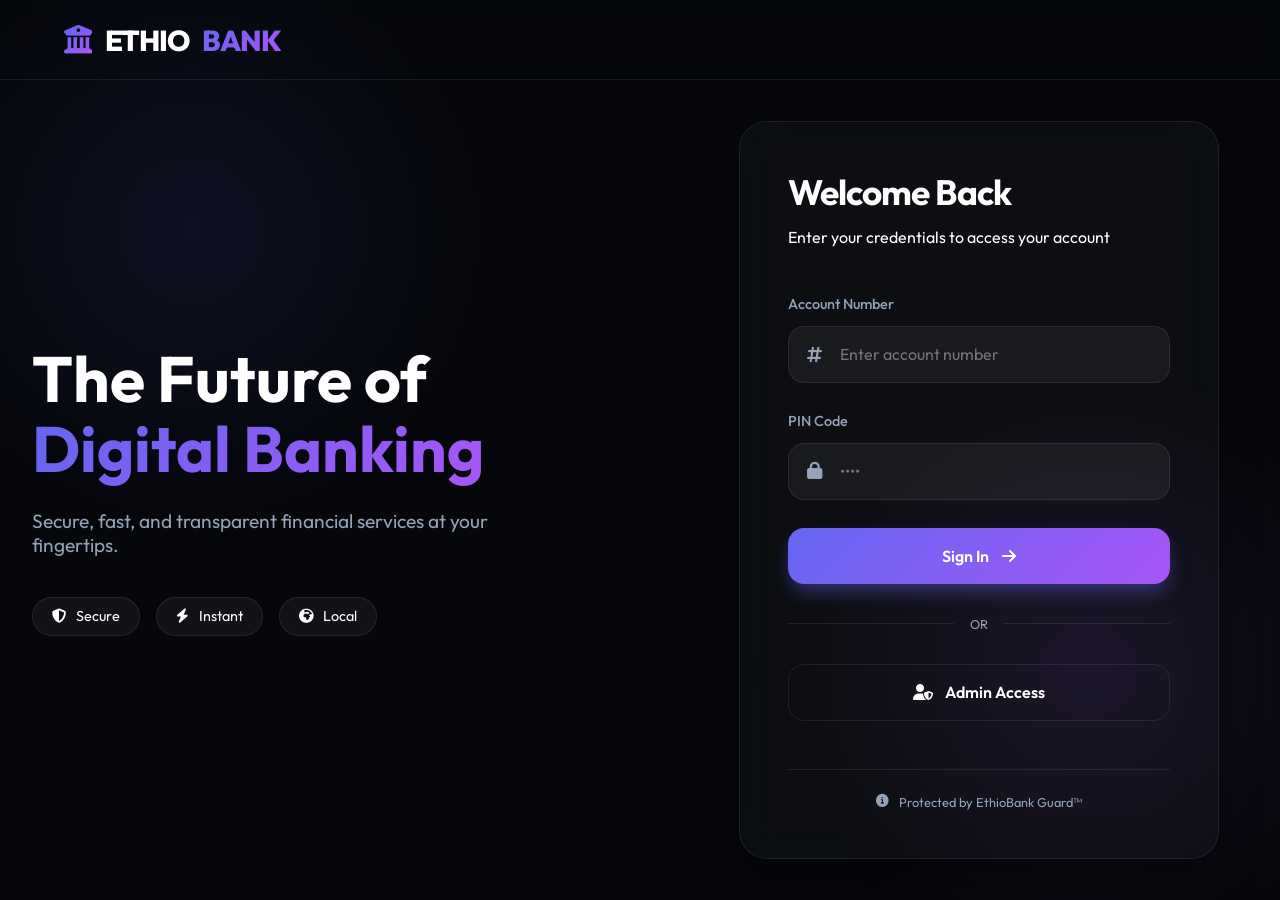
<file: Bank-Transaction/frontend/index.html>
<!DOCTYPE html>
<html lang="en">

<head>
    <meta charset="UTF-8">
    <meta name="viewport" content="width=device-width, initial-scale=1.0">
    <title>EthioBank | Premium Digital Banking</title>
    <link rel="stylesheet" href="style.css">
    <link rel="stylesheet" href="https://cdnjs.cloudflare.com/ajax/libs/font-awesome/6.4.0/css/all.min.css">
</head>

<body>
    <!-- Background Elements -->
    <div class="blob"></div>
    <div class="blob-2"></div>

    <!-- Navigation -->
    <nav class="nav-container">
        <div class="logo">
            <i class="fa-solid fa-building-columns"></i> ETHIO<span>BANK</span>
        </div>
        <div id="user-info" class="user-nav-info" style="display: none;">
            <div class="user-meta">
                <span id="nav-username">...</span>
                <span class="user-role-badge">Customer</span>
            </div>
            <button onclick="logout()" class="btn btn-icon-only" title="Logout">
                <i class="fa-solid fa-right-from-bracket"></i>
            </button>
        </div>
    </nav>

    <!-- Login Section -->
    <section id="login-section" class="container full-height">
        <div class="login-wrapper">
            <div class="login-visual animate-slide-right">
                <h1>The Future of <br><span>Digital Banking</span></h1>
                <p>Secure, fast, and transparent financial services at your fingertips.</p>
                <div class="feature-badges">
                    <span class="badge"><i class="fa-solid fa-shield-halved"></i> Secure</span>
                    <span class="badge"><i class="fa-solid fa-bolt"></i> Instant</span>
                    <span class="badge"><i class="fa-solid fa-earth-africa"></i> Local</span>
                </div>
            </div>

            <div class="glass-card login-card animate-fade">
                <div class="card-header">
                    <h2>Welcome Back</h2>
                    <p>Enter your credentials to access your account</p>
                </div>

                <div class="input-group">
                    <label for="login-account">Account Number</label>
                    <div class="input-wrapper">
                        <i class="fa-solid fa-hashtag"></i>
                        <input type="text" id="login-account" placeholder="Enter account number">
                    </div>
                </div>

                <div class="input-group">
                    <label for="login-pin">PIN Code</label>
                    <div class="input-wrapper">
                        <i class="fa-solid fa-lock"></i>
                        <input type="password" id="login-pin" placeholder="••••">
                    </div>
                </div>

                <div class="login-actions">
                    <button onclick="login('customer')" class="btn btn-primary full-width">
                        <span>Sign In</span> <i class="fa-solid fa-arrow-right"></i>
                    </button>
                    <div class="divider"><span>OR</span></div>
                    <button onclick="login('admin')" class="btn btn-outline full-width">
                        <i class="fa-solid fa-user-shield"></i> Admin Access
                    </button>
                </div>

                <div class="card-footer">
                    <p><i class="fa-solid fa-circle-info"></i> Protected by EthioBank Guard™</p>
                </div>
            </div>
        </div>
    </section>

    <!-- Dashboard Section -->
    <section id="dashboard-section" class="container" style="display: none;">
        <div class="dashboard-layout">
            <!-- Main Content -->
            <div class="dashboard-main">
                <!-- Hero Balance Card -->
                <div class="balance-card animate-slide-up">
                    <div class="card-top">
                        <div class="balance-info">
                            <span class="label">Available Balance</span>
                            <h2 class="amount">ETB <span id="display-balance">0.00</span></h2>
                        </div>
                        <div id="display-status" class="status-indicator">...</div>
                    </div>
                    
                    <div class="card-actions">
                        <button onclick="openModal('transfer')" class="btn btn-glass">
                            <i class="fa-solid fa-paper-plane"></i> Transfer
                        </button>
                        <button onclick="openModal('deposit')" class="btn btn-glass">
                            <i class="fa-solid fa-wallet"></i> Deposit
                        </button>
                    </div>
                    
                    <div class="card-bottom">
                        <div class="card-chip"></div>
                        <span class="card-number">**** **** **** <span id="last-four">0000</span></span>
                    </div>
                </div>

                <!-- Transaction History -->
                <div class="glass-card history-card animate-slide-up" style="animation-delay: 0.1s;">
                    <div class="card-header-flex">
                        <h3>Recent Transactions</h3>
                        <button onclick="showAllTransactions()" class="btn btn-text">View All <i class="fa-solid fa-chevron-right"></i></button>
                    </div>
                    
                    <div class="table-container">
                        <table id="transaction-table">
                            <thead>
                                <tr>
                                    <th>Transaction</th>
                                    <th>Amount</th>
                                    <th>Date & Time</th>
                                    <th>Status</th>
                                </tr>
                            </thead>
                            <tbody>
                                <!-- Data will be injected here -->
                                <tr>
                                    <td colspan="4" style="text-align: center; padding: 3rem;">
                                        <div class="loading-spinner"></div>
                                        <p>Fetching your transactions...</p>
                                    </td>
                                </tr>
                            </tbody>
                        </table>
                    </div>
                </div>
            </div>

            <!-- Sidebar -->
            <aside class="dashboard-sidebar">
                <div class="glass-card quick-action-card animate-slide-left">
                    <h3>Quick Withdraw</h3>
                    <p>Enter an amount to withdraw instantly from your account.</p>
                    <div class="input-group">
                        <div class="input-wrapper">
                            <i class="fa-solid fa-money-bill-wave"></i>
                            <input type="number" id="quick-withdraw-amount" placeholder="0.00">
                        </div>
                    </div>
                    <button onclick="processQuickAction('withdraw')" class="btn btn-primary full-width">
                        Withdraw Now
                    </button>
                </div>

                <div class="promo-card animate-slide-left" style="animation-delay: 0.1s;">
                    <div class="promo-content">
                        <h4>Earn 5% Interest</h4>
                        <p>Grow your savings with our premium investment plans.</p>
                        <button class="btn btn-secondary btn-small">Learn More</button>
                    </div>
                    <div class="promo-icon">
                        <i class="fa-solid fa-chart-line"></i>
                    </div>
                </div>

                <div class="support-card animate-slide-left" style="animation-delay: 0.2s;">
                    <div class="support-avatar">
                        <i class="fa-solid fa-headset"></i>
                    </div>
                    <div class="support-info">
                        <h5>Need Assistance?</h5>
                        <p>Our experts are online.</p>
                        <button class="btn btn-link">Chat with Support</button>
                    </div>
                </div>
            </aside>
        </div>
    </section>

    <!-- Modals -->
    <div id="modal-overlay" class="modal-overlay" style="display: none;">
        <div class="modal-content glass-card animate-zoom">
            <div class="modal-header">
                <h2 id="modal-title">Action</h2>
                <button onclick="closeModal()" class="btn-close"><i class="fa-solid fa-xmark"></i></button>
            </div>
            <div id="modal-body" class="modal-body"></div>
            <div class="modal-footer">
                <button onclick="closeModal()" class="btn btn-secondary">Cancel</button>
                <button id="modal-confirm-btn" class="btn btn-primary">Confirm Action</button>
            </div>
        </div>
    </div>

    <script src="script.js"></script>
</body>

</html>
</file>
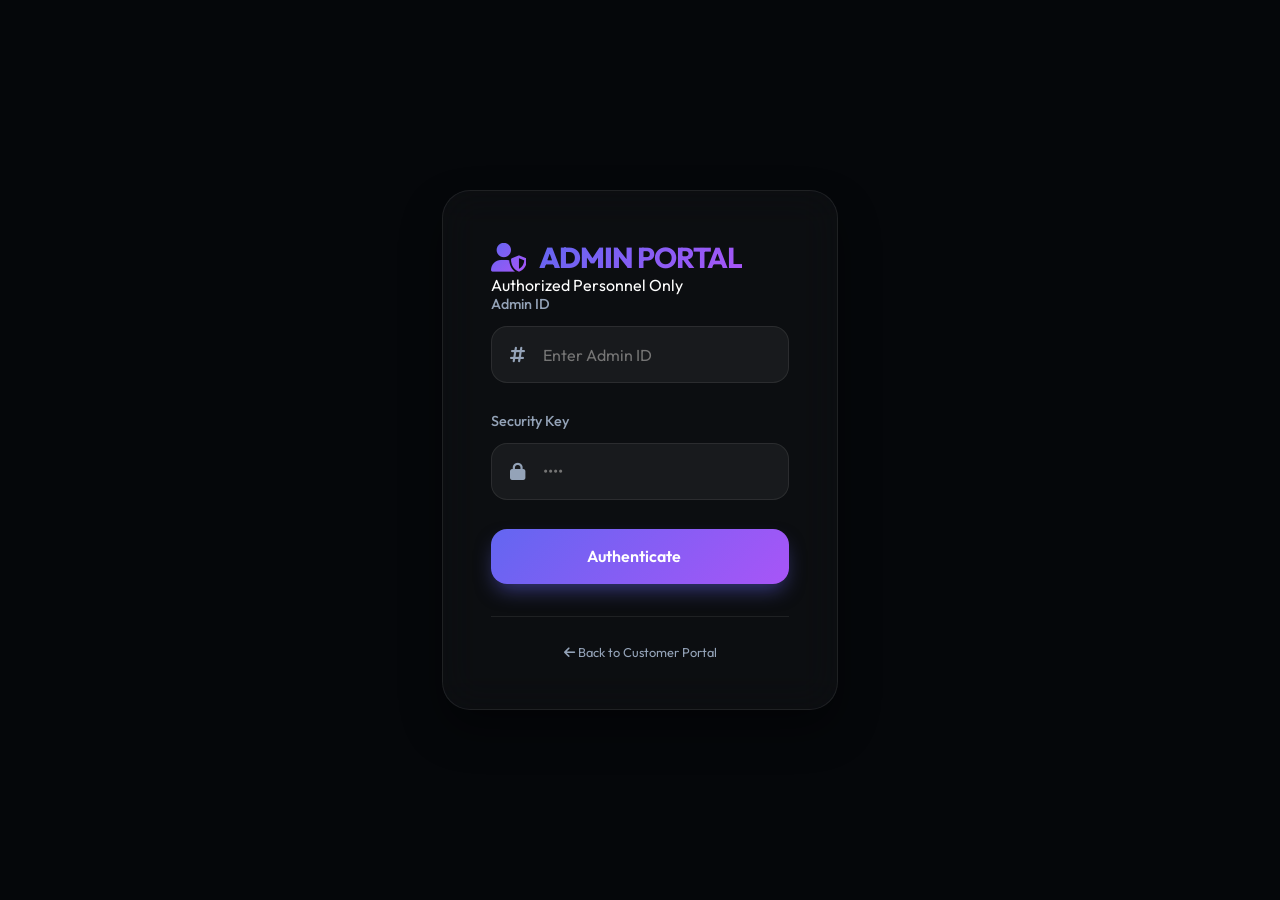
<file: Bank-Transaction/frontend/pages/admin.html>
<!DOCTYPE html>
<html lang="en">

<head>
    <meta charset="UTF-8">
    <meta name="viewport" content="width=device-width, initial-scale=1.0">
    <title>Admin Dashboard | EthioBank</title>
    <link rel="stylesheet" href="../css/style.css">
    <link rel="stylesheet" href="https://cdnjs.cloudflare.com/ajax/libs/font-awesome/6.4.0/css/all.min.css">
    <style>
        .admin-sidebar {
            width: 280px;
            background: var(--card-bg);
            backdrop-filter: var(--glass-blur);
            border-right: 1px solid var(--glass-border);
            height: 100vh;
            position: fixed;
            left: 0;
            top: 0;
            padding: 2rem;
            display: flex;
            flex-direction: column;
            gap: 2rem;
        }

        .admin-main {
            margin-left: 280px;
            padding: 3rem;
            min-height: 100vh;
        }

        .nav-item {
            display: flex;
            align-items: center;
            gap: 1rem;
            padding: 1rem;
            border-radius: 12px;
            cursor: pointer;
            transition: all 0.3s ease;
            color: var(--text-secondary);
        }

        .nav-item:hover,
        .nav-item.active {
            background: rgba(255, 255, 255, 0.05);
            color: var(--text-primary);
        }

        .admin-stats {
            display: grid;
            grid-template-columns: repeat(auto-fit, minmax(200px, 1fr));
            gap: 1.5rem;
            margin-bottom: 3rem;
        }

        .account-table {
            width: 100%;
            border-collapse: collapse;
            margin-top: 1rem;
        }

        .account-table th,
        .account-table td {
            padding: 1.2rem;
            text-align: left;
            border-bottom: 1px solid var(--glass-border);
        }

        .status-badge {
            padding: 0.4rem 0.8rem;
            border-radius: 20px;
            font-size: 0.75rem;
            font-weight: 700;
        }

        .status-active {
            background: rgba(16, 185, 129, 0.1);
            color: var(--success);
        }

        .status-frozen {
            background: rgba(244, 63, 94, 0.1);
            color: var(--accent);
        }

        .btn-action {
            padding: 0.5rem 1rem;
            border-radius: 8px;
            border: none;
            cursor: pointer;
            font-size: 0.8rem;
            transition: all 0.2s;
            display: flex;
            align-items: center;
            justify-content: center;
        }

        .btn-freeze {
            background: rgba(244, 63, 94, 0.1);
            color: var(--accent);
        }

        .btn-activate {
            background: rgba(16, 185, 129, 0.1);
            color: var(--success);
        }

        .btn-undo {
            background: rgba(255, 255, 255, 0.05);
            color: var(--text-secondary);
        }

        .btn-undo:hover {
            background: rgba(255, 255, 255, 0.1);
            color: var(--text-primary);
        }

        /* Admin Form Styling */
        .admin-main .input-group {
            margin-bottom: 1.8rem;
        }

        .admin-main .input-group label {
            display: block;
            margin-bottom: 0.8rem;
            font-size: 0.85rem;
            color: var(--text-secondary);
            font-weight: 500;
        }

        .admin-main input {
            width: 100%;
            background: rgba(255, 255, 255, 0.05);
            border: 1px solid var(--glass-border);
            padding: 1.2rem 1.5rem;
            border-radius: 16px;
            color: var(--text-primary);
            font-size: 1rem;
            transition: all 0.3s ease;
        }

        .admin-main input:focus {
            outline: none;
            border-color: #6366f1;
            background: rgba(255, 255, 255, 0.08);
            box-shadow: 0 0 20px rgba(99, 102, 241, 0.1);
        }

        .admin-main .input-wrapper {
            position: relative;
            display: flex;
            align-items: center;
        }

        .admin-main .input-wrapper i {
            position: absolute;
            left: 1.5rem;
            color: var(--text-secondary);
            font-size: 1.1rem;
        }

        .admin-main .input-wrapper input {
            padding-left: 3.5rem;
        }

        .action-buttons-group {
            display: flex;
            gap: 0.5rem;
            align-items: center;
        }

        .btn-reset {
            background: rgba(99, 102, 241, 0.1);
            color: #6366f1;
        }

        .btn-delete {
            background: rgba(244, 63, 94, 0.1);
            color: var(--accent);
        }

        .btn-action i {
            font-size: 0.9rem;
        }

        /* Centering Fix */
        .admin-body {
            padding-top: 0 !important;
            /* Remove nav padding for login */
            margin: 0;
            background-color: var(--bg-color);
        }

        .login-container {
            min-height: 100vh;
            display: flex;
            align-items: center;
            justify-content: center;
            padding: 2rem;
        }

        .search-container {
            margin-bottom: 2rem;
            max-width: 400px;
        }

        .view-all-container {
            margin-top: 1.5rem;
            text-align: center;
        }

        .btn-view-all {
            background: rgba(255, 255, 255, 0.05);
            border: 1px solid var(--glass-border);
            color: var(--text-secondary);
            padding: 0.8rem 1.5rem;
            border-radius: 12px;
            cursor: pointer;
            transition: all 0.3s;
        }

        .btn-view-all:hover {
            background: rgba(255, 255, 255, 0.1);
            color: var(--text-primary);
        }
    </style>
</head>

<body class="admin-body">
    <!-- Login Screen -->
    <div id="admin-login-screen" class="login-container">
        <div class="glass-card login-card animate-zoom">
            <div class="login-header">
                <div class="logo">
                    <i class="fa-solid fa-user-shield"></i>
                    <span>ADMIN <b>PORTAL</b></span>
                </div>
                <p>Authorized Personnel Only</p>
            </div>

            <div class="login-form">
                <div class="input-group">
                    <label>Admin ID</label>
                    <div class="input-wrapper">
                        <i class="fa-solid fa-hashtag"></i>
                        <input type="text" id="admin-id" placeholder="Enter Admin ID">
                    </div>
                </div>

                <div class="input-group">
                    <label>Security Key</label>
                    <div class="input-wrapper">
                        <i class="fa-solid fa-lock"></i>
                        <input type="password" id="admin-key" placeholder="••••">
                    </div>
                </div>

                <div class="login-actions">
                    <button onclick="handleAdminLogin()" class="btn btn-primary full-width">
                        <span>Authenticate</span> <i class="fa-solid fa-shield-check"></i>
                    </button>
                </div>

                <div class="card-footer" style="text-align: center; margin-top: 2rem;">
                    <a href="customer.html"
                        style="color: var(--text-secondary); text-decoration: none; font-size: 0.8rem;">
                        <i class="fa-solid fa-arrow-left"></i> Back to Customer Portal
                    </a>
                </div>
            </div>
        </div>
    </div>

    <!-- Dashboard Screen -->
    <div id="admin-dashboard-screen" style="display: none;">
        <aside class="admin-sidebar">
            <div class="logo" style="margin-bottom: 2rem;">
                <i class="fa-solid fa-user-shield"></i>
                <span>ADMIN</span>
            </div>
            <div class="nav-item active" onclick="showTab('accounts')">
                <i class="fa-solid fa-users"></i> Accounts
            </div>
            <div class="nav-item" onclick="showTab('transactions')">
                <i class="fa-solid fa-list-ul"></i> All Transactions
            </div>
            <div class="nav-item" onclick="showTab('create')">
                <i class="fa-solid fa-user-plus"></i> New Account
            </div>
            <div style="margin-top: auto;">
                <div class="nav-item" onclick="adminLogout()" style="color: var(--accent);">
                    <i class="fa-solid fa-right-from-bracket"></i> Logout
                </div>
            </div>
        </aside>

        <main class="admin-main">
            <header style="margin-bottom: 3rem; display: flex; justify-content: space-between; align-items: center;">
                <div>
                    <h1 id="page-title">Account Management</h1>
                    <p id="page-desc" style="color: var(--text-secondary);">Manage all customer accounts and statuses
                    </p>
                </div>
                <div class="user-info">
                    <span id="admin-name" style="font-weight: 600;">System Admin</span>
                </div>
            </header>

            <!-- Accounts Tab -->
            <div id="tab-accounts" class="tab-content">
                <div class="admin-stats">
                    <div class="stat-card">
                        <div class="stat-info">
                            <span class="label">Total Accounts</span>
                            <h2 id="stat-total-accounts">0</h2>
                        </div>
                    </div>
                    <div class="stat-card">
                        <div class="stat-info">
                            <span class="label">Total Deposits</span>
                            <h2 id="stat-total-balance">ETB 0.00</h2>
                        </div>
                    </div>
                </div>

                <div class="search-container">
                    <div class="input-wrapper">
                        <i class="fa-solid fa-magnifying-glass"></i>
                        <input type="text" id="account-search" placeholder="Search accounts by name or number..."
                            onkeyup="filterAccounts()">
                    </div>
                </div>

                <div class="glass-card">
                    <table class="account-table">
                        <thead>
                            <tr>
                                <th>Account No.</th>
                                <th>Holder Name</th>
                                <th>Balance</th>
                                <th>Status</th>
                                <th>Actions</th>
                            </tr>
                        </thead>
                        <tbody id="accounts-tbody">
                            <!-- Populated by JS -->
                        </tbody>
                    </table>
                </div>
            </div>

            <!-- Transactions Tab -->
            <div id="tab-transactions" class="tab-content" style="display: none;">
                <div class="search-container">
                    <div class="input-wrapper">
                        <i class="fa-solid fa-magnifying-glass"></i>
                        <input type="text" id="tx-search" placeholder="Search transactions by account..."
                            onkeyup="filterTransactions()">
                    </div>
                </div>

                <div class="glass-card">
                    <table class="account-table">
                        <thead>
                            <tr>
                                <th>ID</th>
                                <th>Type</th>
                                <th>Account</th>
                                <th>Amount</th>
                                <th>Date</th>
                            </tr>
                        </thead>
                        <tbody id="transactions-tbody">
                            <!-- Populated by JS -->
                        </tbody>
                    </table>
                </div>
                <div id="view-all-tx-container" class="view-all-container">
                    <button onclick="showAllTransactions()" class="btn-view-all">
                        <i class="fa-solid fa-list-ul"></i> View All System Transactions
                    </button>
                </div>
            </div>

            <!-- Create Account Tab -->
            <div id="tab-create" class="tab-content" style="display: none;">
                <div class="glass-card" style="max-width: 600px; margin: 0 auto;">
                    <h3 style="margin-bottom: 2rem;">Create New Bank Account</h3>
                    <div class="admin-form">
                        <div class="input-group">
                            <label>Account Number (Auto-generated or Manual)</label>
                            <div class="input-wrapper">
                                <i class="fa-solid fa-hashtag"></i>
                                <input type="text" id="new-acc-no" placeholder="e.g. 10002349858">
                            </div>
                        </div>
                        <div class="input-group">
                            <label>Account Holder Name</label>
                            <div class="input-wrapper">
                                <i class="fa-solid fa-user"></i>
                                <input type="text" id="new-acc-name" placeholder="Full Name">
                            </div>
                        </div>
                        <div class="input-group">
                            <label>Initial PIN (4 digits)</label>
                            <div class="input-wrapper">
                                <i class="fa-solid fa-key"></i>
                                <input type="password" id="new-acc-pin" placeholder="••••">
                            </div>
                        </div>
                        <div class="input-group">
                            <label>Initial Deposit (ETB)</label>
                            <div class="input-wrapper">
                                <i class="fa-solid fa-wallet"></i>
                                <input type="number" id="new-acc-balance" value="50">
                            </div>
                        </div>
                        <button onclick="handleCreateAccount()" class="btn btn-primary full-width"
                            style="margin-top: 1rem; padding: 1.2rem;">
                            <span>Create Account</span> <i class="fa-solid fa-circle-check"></i>
                        </button>
                    </div>
                </div>
            </div>
        </main>
    </div>

    <script src="../js/admin.js"></script>
</body>

</html>
</file>
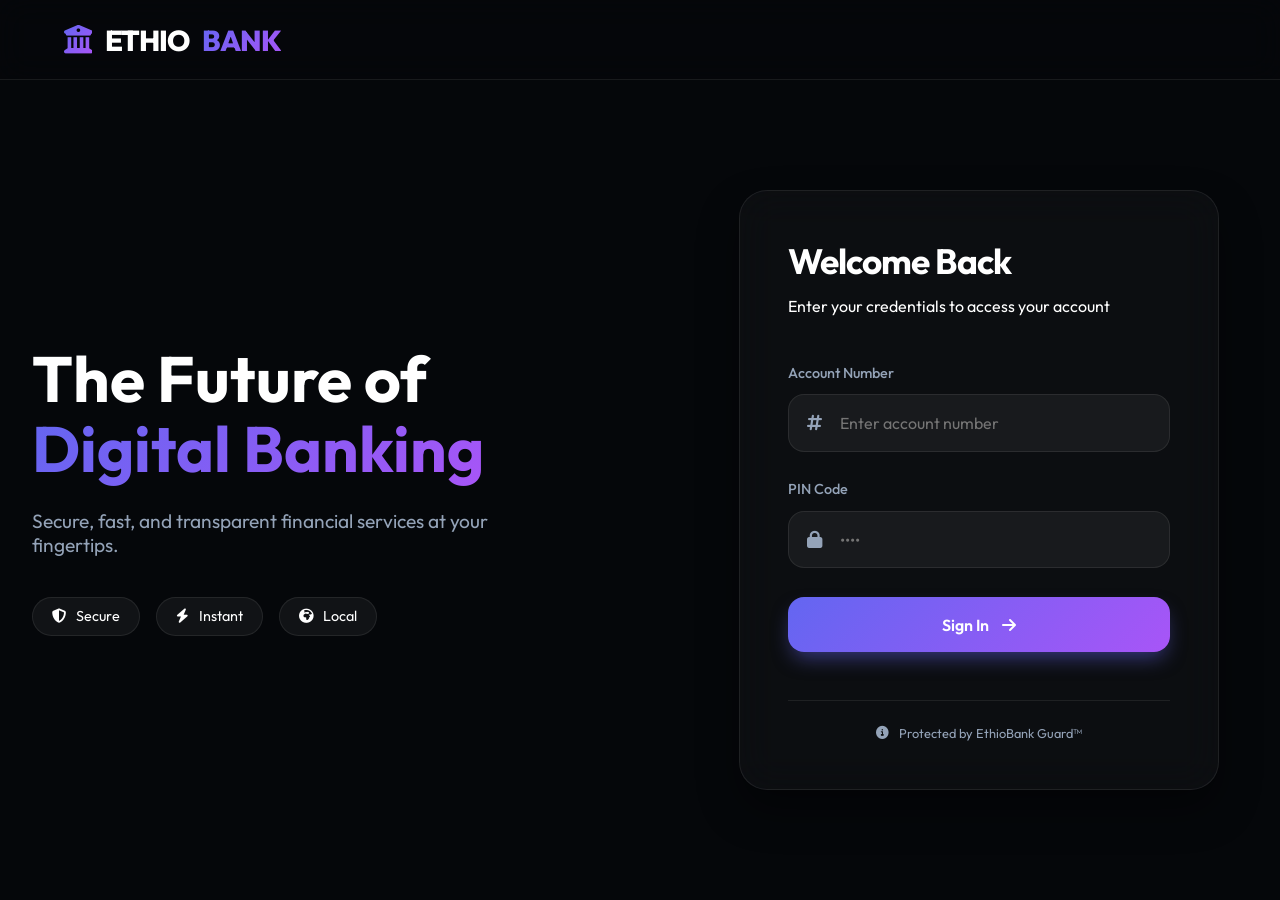
<file: Bank-Transaction/frontend/pages/customer.html>
<!DOCTYPE html>
<html lang="en">

<head>
    <meta charset="UTF-8">
    <meta name="viewport" content="width=device-width, initial-scale=1.0">
    <title>EthioBank | Premium Digital Banking</title>
    <link rel="stylesheet" href="../css/style.css">
    <link rel="stylesheet" href="https://cdnjs.cloudflare.com/ajax/libs/font-awesome/6.4.0/css/all.min.css">
</head>

<body class="home-body">

    <!-- Navigation -->
    <nav class="nav-container">
        <div class="logo">
            <i class="fa-solid fa-building-columns"></i> ETHIO<span>BANK</span>
        </div>
        <div id="user-info" class="user-nav-info" style="display: none;">
            <div class="user-meta">
                <span id="nav-username">...</span>
                <span class="user-role-badge">Customer</span>
            </div>
            <button onclick="logout()" class="btn btn-icon-only" title="Logout">
                <i class="fa-solid fa-right-from-bracket"></i>
            </button>
        </div>
    </nav>

    <!-- Login Section -->
    <section id="login-section" class="container full-height">
        <div class="login-wrapper">
            <div class="login-visual animate-slide-right">
                <h1>The Future of <br><span>Digital Banking</span></h1>
                <p>Secure, fast, and transparent financial services at your fingertips.</p>
                <div class="feature-badges">
                    <span class="badge"><i class="fa-solid fa-shield-halved"></i> Secure</span>
                    <span class="badge"><i class="fa-solid fa-bolt"></i> Instant</span>
                    <span class="badge"><i class="fa-solid fa-earth-africa"></i> Local</span>
                </div>
            </div>

            <div class="glass-card login-card animate-fade">
                <div class="card-header">
                    <h2>Welcome Back</h2>
                    <p>Enter your credentials to access your account</p>
                </div>

                <div class="input-group">
                    <label for="login-account">Account Number</label>
                    <div class="input-wrapper">
                        <i class="fa-solid fa-hashtag"></i>
                        <input type="text" id="login-account" placeholder="Enter account number">
                    </div>
                </div>

                <div class="input-group">
                    <label for="login-pin">PIN Code</label>
                    <div class="input-wrapper">
                        <i class="fa-solid fa-lock"></i>
                        <input type="password" id="login-pin" placeholder="••••">
                    </div>
                </div>

                <div class="login-actions">
                    <button onclick="login('customer')" class="btn btn-primary full-width">
                        <span>Sign In</span> <i class="fa-solid fa-arrow-right"></i>
                    </button>
                </div>

                <div class="card-footer">
                    <p><i class="fa-solid fa-circle-info"></i> Protected by EthioBank Guard™</p>
                </div>
            </div>
        </div>
    </section>

    <!-- Dashboard Section -->
    <section id="dashboard-section" class="container" style="display: none;">
        <div class="dashboard-layout">
            <!-- Main Content -->
            <div class="dashboard-main">
                <!-- Hero Balance Card -->
                <div class="balance-card animate-slide-up">
                    <div class="card-top">
                        <div class="balance-info">
                            <span class="label">Available Balance</span>
                            <div class="balance-row" onclick="toggleBalance()">
                                <h2 class="amount">ETB <span id="display-balance">0.00</span></h2>
                                <button class="btn-toggle-visibility">
                                    <i id="balance-eye" class="fa-solid fa-eye"></i>
                                </button>
                            </div>
                        </div>
                        <div id="display-status" class="status-indicator">...</div>
                    </div>

                    <div class="card-bottom">
                        <div class="card-chip"></div>
                        <div class="card-type">PREMIUM</div>
                        <span class="card-number">**** **** **** <span id="last-four">0000</span></span>
                    </div>
                </div>


                <div class="glass-card services-card animate-slide-up" style="animation-delay: 0.2s;">
                    <div class="section-header">
                        <h3>Bank Services</h3>
                        <p>Manage your account and transactions</p>
                    </div>
                    <div class="services-grid">
                        <div class="service-item" onclick="openModal('deposit')">
                            <div class="service-icon"><i class="fa-solid fa-circle-plus"></i></div>
                            <div class="service-label">Deposit</div>
                        </div>
                        <div class="service-item" onclick="openModal('withdraw')">
                            <div class="service-icon"><i class="fa-solid fa-circle-minus"></i></div>
                            <div class="service-label">Withdraw</div>
                        </div>
                        <div class="service-item" onclick="openModal('transfer')">
                            <div class="service-icon"><i class="fa-solid fa-money-bill-transfer"></i></div>
                            <div class="service-label">Transfer</div>
                        </div>
                        <div class="service-item" onclick="showAllTransactions()">
                            <div class="service-icon"><i class="fa-solid fa-clock-rotate-left"></i></div>
                            <div class="service-label">History</div>
                        </div>
                        <div class="service-item" onclick="openModal('change-pin')">
                            <div class="service-icon"><i class="fa-solid fa-shield-halved"></i></div>
                            <div class="service-label">Change PIN</div>
                        </div>
                    </div>
                </div>

            </div>
        </div>

        <!-- Sidebar -->
        </div>

        <footer class="dashboard-footer animate-fade">
            <div class="footer-item">
                <i class="fa-solid fa-chart-line"></i>
                <div>
                    <h4>Earn 5% Interest</h4>
                    <p>Grow your savings with our premium investment plans.</p>
                </div>
            </div>
            <div class="footer-item">
                <i class="fa-solid fa-headset"></i>
                <div>
                    <h5>Need Assistance?</h5>
                    <p>Our experts are online. <a href="#">Chat with Support</a></p>
                </div>
            </div>
        </footer>
        </div>
    </section>

    <!-- Modals -->
    <div id="modal-overlay" class="modal-overlay" style="display: none;">
        <div class="modal-content glass-card animate-zoom">
            <div class="modal-header">
                <h2 id="modal-title">Action</h2>
                <button onclick="closeModal()" class="btn-close"><i class="fa-solid fa-xmark"></i></button>
            </div>
            <div id="modal-body" class="modal-body"></div>
            <div class="modal-footer">
                <button onclick="closeModal()" class="btn btn-secondary">Cancel</button>
                <button id="modal-confirm-btn" class="btn btn-primary">Confirm Action</button>
            </div>
        </div>
    </div>

    <script src="../js/customer.js"></script>
</body>

</html>
</file>
<file: Bank-Transaction/frontend/style.css>
@import url('https://fonts.googleapis.com/css2?family=Outfit:wght@300;400;500;600;700;800&display=swap');

:root {
    --bg-color: #05070a;
    --card-bg: rgba(255, 255, 255, 0.03);
    --primary-gradient: linear-gradient(135deg, #6366f1 0%, #a855f7 100%);
    --secondary-gradient: linear-gradient(135deg, #3b82f6 0%, #2dd4bf 100%);
    --text-primary: #ffffff;
    --text-secondary: #94a3b8;
    --accent: #f43f5e;
    --success: #10b981;
    --glass-border: rgba(255, 255, 255, 0.08);
    --glass-blur: blur(20px);
    --nav-height: 80px;
}

* {
    margin: 0;
    padding: 0;
    box-sizing: border-box;
    font-family: 'Outfit', sans-serif;
}

body {
    background-color: var(--bg-color);
    color: var(--text-primary);
    min-height: 100vh;
    overflow-x: hidden;
}

/* Background Decorations */
.blob {
    position: fixed;
    top: -10%;
    left: -10%;
    width: 50vw;
    height: 50vw;
    background: radial-gradient(circle, rgba(99, 102, 241, 0.1) 0%, transparent 70%);
    z-index: -1;
}

.blob-2 {
    position: fixed;
    bottom: -10%;
    right: -10%;
    width: 50vw;
    height: 50vw;
    background: radial-gradient(circle, rgba(168, 85, 247, 0.1) 0%, transparent 70%);
    z-index: -1;
}

.container {
    max-width: 1300px;
    margin: 0 auto;
    padding: 2rem;
}

.full-height {
    min-height: calc(100vh - var(--nav-height));
    display: flex;
    align-items: center;
    justify-content: center;
}

/* Navigation */
.nav-container {
    height: var(--nav-height);
    display: flex;
    justify-content: space-between;
    align-items: center;
    padding: 0 4rem;
    border-bottom: 1px solid var(--glass-border);
    backdrop-filter: blur(10px);
}

.logo {
    font-size: 1.8rem;
    font-weight: 800;
    letter-spacing: -1px;
    display: flex;
    align-items: center;
    gap: 0.8rem;
}

.logo i {
    background: var(--primary-gradient);
    -webkit-background-clip: text;
    -webkit-text-fill-color: transparent;
}

.logo span {
    background: var(--primary-gradient);
    -webkit-background-clip: text;
    -webkit-text-fill-color: transparent;
}

.user-nav-info {
    display: flex;
    align-items: center;
    gap: 1.5rem;
}

.user-meta {
    display: flex;
    flex-direction: column;
    align-items: flex-end;
}

#nav-username {
    font-weight: 600;
    font-size: 1rem;
}

.user-role-badge {
    font-size: 0.7rem;
    color: var(--text-secondary);
    text-transform: uppercase;
    letter-spacing: 1px;
}

/* Cards */
.glass-card {
    background: var(--card-bg);
    backdrop-filter: var(--glass-blur);
    border: 1px solid var(--glass-border);
    border-radius: 28px;
    padding: 3rem;
    box-shadow: 0 20px 40px rgba(0, 0, 0, 0.4);
}

/* Login Layout */
.login-wrapper {
    display: grid;
    grid-template-columns: 1.2fr 1fr;
    gap: 6rem;
    align-items: center;
    width: 100%;
}

.login-visual h1 {
    font-size: 4rem;
    line-height: 1.1;
    margin-bottom: 1.5rem;
}

.login-visual h1 span {
    background: var(--primary-gradient);
    -webkit-background-clip: text;
    -webkit-text-fill-color: transparent;
}

.login-visual p {
    font-size: 1.2rem;
    color: var(--text-secondary);
    margin-bottom: 2.5rem;
    max-width: 500px;
}

.feature-badges {
    display: flex;
    gap: 1rem;
}

.badge {
    background: rgba(255, 255, 255, 0.05);
    padding: 0.6rem 1.2rem;
    border-radius: 50px;
    font-size: 0.9rem;
    display: flex;
    align-items: center;
    gap: 0.6rem;
    border: 1px solid var(--glass-border);
}

.login-card {
    max-width: 480px;
}

.card-header {
    margin-bottom: 3rem;
}

.card-header h2 {
    font-size: 2.2rem;
    margin-bottom: 0.8rem;
    letter-spacing: -1px;
}

/* Forms */
.input-group {
    margin-bottom: 1.8rem;
}

.input-group label {
    display: block;
    margin-bottom: 0.8rem;
    font-size: 0.9rem;
    font-weight: 500;
    color: var(--text-secondary);
}

.input-wrapper {
    position: relative;
    display: flex;
    align-items: center;
}

.input-wrapper i {
    position: absolute;
    left: 1.2rem;
    color: var(--text-secondary);
    font-size: 1.1rem;
}

.input-wrapper input {
    width: 100%;
    background: rgba(255, 255, 255, 0.05);
    border: 1px solid var(--glass-border);
    border-radius: 16px;
    padding: 1.1rem 1rem 1.1rem 3.2rem;
    color: white;
    font-size: 1rem;
    transition: all 0.3s ease;
}

.input-wrapper input:focus {
    background: rgba(255, 255, 255, 0.08);
    border-color: #6366f1;
    outline: none;
    box-shadow: 0 0 0 4px rgba(99, 102, 241, 0.1);
}

/* Buttons */
.btn {
    padding: 1.1rem 2rem;
    border-radius: 16px;
    border: none;
    font-weight: 600;
    font-size: 1rem;
    cursor: pointer;
    transition: all 0.3s cubic-bezier(0.4, 0, 0.2, 1);
    display: inline-flex;
    align-items: center;
    justify-content: center;
    gap: 0.8rem;
}

.btn-primary {
    background: var(--primary-gradient);
    color: white;
    box-shadow: 0 10px 20px -5px rgba(99, 102, 241, 0.5);
}

.btn-primary:hover {
    transform: translateY(-3px);
    box-shadow: 0 15px 30px -5px rgba(99, 102, 241, 0.6);
}

.btn-outline {
    background: transparent;
    border: 1px solid var(--glass-border);
    color: white;
}

.btn-outline:hover {
    background: rgba(255, 255, 255, 0.05);
    border-color: white;
}

.btn-icon-only {
    background: rgba(255, 255, 255, 0.05);
    width: 48px;
    height: 48px;
    padding: 0;
    border-radius: 12px;
    color: var(--text-secondary);
}

.btn-icon-only:hover {
    color: var(--accent);
    background: rgba(244, 63, 94, 0.1);
}

.full-width { width: 100%; }

.login-actions {
    margin-top: 1rem;
    display: flex;
    flex-direction: column;
    gap: 0.5rem;
}

.card-footer {
    margin-top: 3rem;
    padding-top: 1.5rem;
    border-top: 1px solid var(--glass-border);
    text-align: center;
}

.card-footer p {
    font-size: 0.8rem;
    color: var(--text-secondary);
    display: flex;
    align-items: center;
    justify-content: center;
    gap: 0.6rem;
}

.divider {
    display: flex;
    align-items: center;
    text-align: center;
    margin: 1.5rem 0;
    color: var(--text-secondary);
    font-size: 0.8rem;
}

.divider::before, .divider::after {
    content: '';
    flex: 1;
    border-bottom: 1px solid var(--glass-border);
}

.divider span { padding: 0 1rem; }

/* Dashboard Layout */
.dashboard-layout {
    display: grid;
    grid-template-columns: 1fr 350px;
    gap: 2.5rem;
}

.dashboard-main {
    display: flex;
    flex-direction: column;
    gap: 2.5rem;
}

/* Balance Card (Premium) */
.balance-card {
    background: var(--primary-gradient);
    padding: 3rem;
    border-radius: 32px;
    color: white;
    position: relative;
    overflow: hidden;
    display: flex;
    flex-direction: column;
    gap: 3rem;
    box-shadow: 0 25px 50px -12px rgba(99, 102, 241, 0.5);
}

.balance-card::before {
    content: '';
    position: absolute;
    top: -20%;
    right: -10%;
    width: 300px;
    height: 300px;
    background: radial-gradient(circle, rgba(255, 255, 255, 0.2) 0%, transparent 70%);
    border-radius: 50%;
}

.card-top {
    display: flex;
    justify-content: space-between;
    align-items: flex-start;
    position: relative;
    z-index: 1;
}

.balance-info .label {
    font-size: 1rem;
    opacity: 0.8;
    margin-bottom: 0.5rem;
    display: block;
}

.balance-info .amount {
    font-size: 3.5rem;
    font-weight: 800;
    letter-spacing: -1px;
}

.status-indicator {
    padding: 0.5rem 1.2rem;
    background: rgba(255, 255, 255, 0.15);
    backdrop-filter: blur(5px);
    border-radius: 50px;
    font-size: 0.8rem;
    font-weight: 700;
    text-transform: uppercase;
}

.card-actions {
    display: flex;
    gap: 1rem;
    position: relative;
    z-index: 1;
}

.btn-glass {
    background: rgba(255, 255, 255, 0.15);
    border: 1px solid rgba(255, 255, 255, 0.2);
    color: white;
    backdrop-filter: blur(10px);
}

.btn-glass:hover {
    background: rgba(255, 255, 255, 0.25);
    transform: translateY(-2px);
}

.card-bottom {
    display: flex;
    justify-content: space-between;
    align-items: center;
    position: relative;
    z-index: 1;
}

.card-chip {
    width: 50px;
    height: 35px;
    background: linear-gradient(135deg, #ffd700 0%, #daa520 100%);
    border-radius: 6px;
    position: relative;
}

.card-number {
    font-family: 'Courier New', Courier, monospace;
    font-size: 1.2rem;
    letter-spacing: 2px;
    opacity: 0.9;
}

/* History Card */
.card-header-flex {
    display: flex;
    justify-content: space-between;
    align-items: center;
    margin-bottom: 2rem;
}

.btn-text {
    background: transparent;
    color: var(--text-secondary);
    padding: 0.5rem;
    font-size: 0.9rem;
}

.btn-text:hover {
    color: white;
}

.table-container {
    overflow-x: auto;
}

table {
    width: 100%;
    border-collapse: collapse;
}

th {
    text-align: left;
    padding: 1.2rem;
    color: var(--text-secondary);
    font-weight: 500;
    font-size: 0.9rem;
    border-bottom: 1px solid var(--glass-border);
}

td {
    padding: 1.5rem 1.2rem;
    border-bottom: 1px solid var(--glass-border);
    font-size: 1rem;
}

tr:last-child td { border-bottom: none; }

.type-cell { display: flex; align-items: center; gap: 1rem; }
.type-icon {
    width: 40px;
    height: 40px;
    border-radius: 12px;
    display: flex;
    align-items: center;
    justify-content: center;
    font-size: 1rem;
}

.income-icon { background: rgba(16, 185, 129, 0.1); color: var(--success); }
.expense-icon { background: rgba(244, 63, 94, 0.1); color: var(--accent); }

/* Sidebar Cards */
.dashboard-sidebar {
    display: flex;
    flex-direction: column;
    gap: 1.5rem;
}

.promo-card {
    background: var(--secondary-gradient);
    padding: 2rem;
    border-radius: 28px;
    display: flex;
    justify-content: space-between;
    align-items: center;
    color: white;
    box-shadow: 0 15px 30px -10px rgba(59, 130, 246, 0.5);
}

.promo-icon {
    font-size: 2.5rem;
    opacity: 0.3;
}

.support-card {
    background: var(--card-bg);
    border: 1px solid var(--glass-border);
    padding: 1.5rem;
    border-radius: 24px;
    display: flex;
    gap: 1.2rem;
    align-items: center;
}

.support-avatar {
    width: 50px;
    height: 50px;
    background: var(--primary-gradient);
    border-radius: 15px;
    display: flex;
    align-items: center;
    justify-content: center;
    font-size: 1.2rem;
}

.btn-link {
    background: transparent;
    color: #6366f1;
    padding: 0;
    font-size: 0.9rem;
}

/* Modals */
.modal-overlay {
    position: fixed;
    top: 0;
    left: 0;
    width: 100%;
    height: 100%;
    background: rgba(0, 0, 0, 0.85);
    backdrop-filter: blur(10px);
    z-index: 1000;
    display: flex;
    align-items: center;
    justify-content: center;
    padding: 2rem;
}

.modal-content {
    width: 100%;
    max-width: 500px;
}

.modal-header {
    display: flex;
    justify-content: space-between;
    align-items: center;
    margin-bottom: 2rem;
}

.btn-close {
    background: transparent;
    border: none;
    color: var(--text-secondary);
    font-size: 1.5rem;
    cursor: pointer;
}

.modal-footer {
    display: flex;
    gap: 1rem;
    margin-top: 2.5rem;
}

.modal-footer .btn { flex: 1; }

/* Status Classes */
.status-badge {
    padding: 0.4rem 1rem;
    border-radius: 50px;
    font-size: 0.75rem;
    font-weight: 700;
}

.status-active { background: rgba(16, 185, 129, 0.1); color: var(--success); }
.status-frozen { background: rgba(244, 63, 94, 0.1); color: var(--accent); }

/* Animations */
@keyframes fadeIn {
    from { opacity: 0; }
    to { opacity: 1; }
}

@keyframes slideUp {
    from { opacity: 0; transform: translateY(30px); }
    to { opacity: 1; transform: translateY(0); }
}

@keyframes slideRight {
    from { opacity: 0; transform: translateX(-30px); }
    to { opacity: 1; transform: translateX(0); }
}

@keyframes zoomIn {
    from { opacity: 0; transform: scale(0.95); }
    to { opacity: 1; transform: scale(1); }
}

.animate-fade { animation: fadeIn 0.8s ease forwards; }
.animate-slide-up { animation: slideUp 0.8s cubic-bezier(0.4, 0, 0.2, 1) forwards; }
.animate-slide-right { animation: slideRight 0.8s cubic-bezier(0.4, 0, 0.2, 1) forwards; }
.animate-slide-left { animation: slideUp 0.8s cubic-bezier(0.4, 0, 0.2, 1) forwards; }
.animate-zoom { animation: zoomIn 0.4s cubic-bezier(0.4, 0, 0.2, 1) forwards; }

.loading-spinner {
    width: 30px;
    height: 30px;
    border: 3px solid rgba(255,255,255,0.1);
    border-top-color: #6366f1;
    border-radius: 50%;
    animation: spin 1s linear infinite;
    margin: 0 auto 1rem;
}

@keyframes spin {
    to { transform: rotate(360deg); }
}

/* Mobile Responsiveness */
@media (max-width: 1024px) {
    .login-wrapper { grid-template-columns: 1fr; gap: 3rem; text-align: center; }
    .login-visual h1 { font-size: 3rem; }
    .login-visual p { margin-inline: auto; }
    .feature-badges { justify-content: center; }
    .dashboard-layout { grid-template-columns: 1fr; }
}

@media (max-width: 768px) {
    .nav-container { 
        padding: 0 1.5rem; 
        height: auto;
        min-height: var(--nav-height);
        flex-wrap: wrap;
        padding-top: 1rem;
        padding-bottom: 1rem;
        gap: 1rem;
    }

    .logo { font-size: 1.4rem; }
    
    .user-nav-info {
        gap: 0.8rem;
    }

    .user-meta #nav-username {
        font-size: 0.85rem;
    }

    .balance-card { 
        padding: 2rem; 
        gap: 2rem;
    }
    
    .balance-info .amount { font-size: 2.2rem; }
    
    .card-actions { 
        flex-direction: column; 
        gap: 0.8rem;
    }

    .card-actions .btn {
        width: 100%;
    }

    .card-number {
        font-size: 1rem;
    }

    /* Table adjustments for mobile */
    th:nth-child(3), td:nth-child(3),
    th:nth-child(4), td:nth-child(4) {
        display: none; /* Hide Date and Status on very small screens */
    }

    .type-cell {
        gap: 0.6rem;
    }

    .type-icon {
        width: 32px;
        height: 32px;
        font-size: 0.8rem;
    }
}

@media (max-width: 480px) {
    .logo span { display: none; } /* Hide 'BANK' text to save space */
    
    .login-visual h1 { font-size: 2.2rem; }
    
    .glass-card { padding: 1.5rem; }
    
    .balance-info .amount { font-size: 1.8rem; }
}
</file>
<file: Bank-Transaction/frontend/css/style.css>
@import url('https://fonts.googleapis.com/css2?family=Outfit:wght@300;400;500;600;700;800&display=swap');

:root {
    --bg-color: #05070a;
    --card-bg: rgba(255, 255, 255, 0.03);
    --primary-gradient: linear-gradient(135deg, #6366f1 0%, #a855f7 100%);
    --secondary-gradient: linear-gradient(135deg, #3b82f6 0%, #2dd4bf 100%);
    --text-primary: #ffffff;
    --text-secondary: #94a3b8;
    --accent: #f43f5e;
    --success: #10b981;
    --glass-border: rgba(255, 255, 255, 0.08);
    --glass-blur: blur(20px);
    --nav-height: 80px;
}

* {
    margin: 0;
    padding: 0;
    box-sizing: border-box;
    font-family: 'Outfit', sans-serif;
}

body {
    background-color: var(--bg-color);
    color: var(--text-primary);
    min-height: 100vh;
    overflow-x: hidden;
    padding-top: var(--nav-height);
}

/* Background Decorations */
.blob {
    position: fixed;
    top: -10%;
    left: -10%;
    width: 50vw;
    height: 50vw;
    background: radial-gradient(circle, rgba(99, 102, 241, 0.1) 0%, transparent 70%);
    z-index: -1;
}

.blob-2 {
    position: fixed;
    bottom: -10%;
    right: -10%;
    width: 50vw;
    height: 50vw;
    background: radial-gradient(circle, rgba(168, 85, 247, 0.1) 0%, transparent 70%);
    z-index: -1;
}

.container {
    max-width: 1300px;
    margin: 0 auto;
    padding: 2rem;
}

.full-height {
    min-height: calc(100vh - var(--nav-height));
    display: flex;
    align-items: center;
    justify-content: center;
}

/* Navigation */
.nav-container {
    position: fixed;
    top: 0;
    left: 0;
    width: 100%;
    height: var(--nav-height);
    display: flex;
    justify-content: space-between;
    align-items: center;
    padding: 0 4rem;
    border-bottom: 1px solid var(--glass-border);
    backdrop-filter: blur(15px);
    background: rgba(5, 7, 10, 0.8);
    z-index: 1000;
    transition: all 0.3s ease;
}

.logo {
    font-size: 1.8rem;
    font-weight: 800;
    letter-spacing: -1px;
    display: flex;
    align-items: center;
    gap: 0.8rem;
}

.logo i {
    background: var(--primary-gradient);
    -webkit-background-clip: text;
    -webkit-text-fill-color: transparent;
}

.logo span {
    background: var(--primary-gradient);
    -webkit-background-clip: text;
    -webkit-text-fill-color: transparent;
}

.user-nav-info {
    display: flex;
    align-items: center;
    gap: 1.5rem;
}

.user-meta {
    display: flex;
    flex-direction: column;
    align-items: flex-end;
}

#nav-username {
    font-weight: 600;
    font-size: 1rem;
}

.user-role-badge {
    font-size: 0.7rem;
    color: var(--text-secondary);
    text-transform: uppercase;
    letter-spacing: 1px;
}

/* Cards */
.glass-card {
    background: var(--card-bg);
    backdrop-filter: var(--glass-blur);
    border: 1px solid var(--glass-border);
    border-radius: 28px;
    padding: 3rem;
    box-shadow: 0 20px 40px rgba(0, 0, 0, 0.4);
}

/* Login Layout */
.login-wrapper {
    display: grid;
    grid-template-columns: 1.2fr 1fr;
    gap: 6rem;
    align-items: center;
    width: 100%;
}

.login-visual h1 {
    font-size: 4rem;
    line-height: 1.1;
    margin-bottom: 1.5rem;
}

.login-visual h1 span {
    background: var(--primary-gradient);
    -webkit-background-clip: text;
    -webkit-text-fill-color: transparent;
}

.login-visual p {
    font-size: 1.2rem;
    color: var(--text-secondary);
    margin-bottom: 2.5rem;
    max-width: 500px;
}

.feature-badges {
    display: flex;
    gap: 1rem;
}

.badge {
    background: rgba(255, 255, 255, 0.05);
    padding: 0.6rem 1.2rem;
    border-radius: 50px;
    font-size: 0.9rem;
    display: flex;
    align-items: center;
    gap: 0.6rem;
    border: 1px solid var(--glass-border);
}

.login-card {
    max-width: 480px;
}

.card-header {
    margin-bottom: 3rem;
}

.card-header h2 {
    font-size: 2.2rem;
    margin-bottom: 0.8rem;
    letter-spacing: -1px;
}

/* Forms */
.input-group {
    margin-bottom: 1.8rem;
}

.input-group label {
    display: block;
    margin-bottom: 0.8rem;
    font-size: 0.9rem;
    font-weight: 500;
    color: var(--text-secondary);
}

.input-wrapper {
    position: relative;
    display: flex;
    align-items: center;
}

.input-wrapper i {
    position: absolute;
    left: 1.2rem;
    color: var(--text-secondary);
    font-size: 1.1rem;
}

.input-wrapper input {
    width: 100%;
    background: rgba(255, 255, 255, 0.05);
    border: 1px solid var(--glass-border);
    border-radius: 16px;
    padding: 1.1rem 1rem 1.1rem 3.2rem;
    color: white;
    font-size: 1rem;
    transition: all 0.3s ease;
}

.input-wrapper input:focus {
    background: rgba(255, 255, 255, 0.08);
    border-color: #6366f1;
    outline: none;
    box-shadow: 0 0 0 4px rgba(99, 102, 241, 0.1);
}

/* Buttons */
.btn {
    padding: 1.1rem 2rem;
    border-radius: 16px;
    border: none;
    font-weight: 600;
    font-size: 1rem;
    cursor: pointer;
    transition: all 0.3s cubic-bezier(0.4, 0, 0.2, 1);
    display: inline-flex;
    align-items: center;
    justify-content: center;
    gap: 0.8rem;
}

.btn-primary {
    background: var(--primary-gradient);
    color: white;
    box-shadow: 0 10px 20px -5px rgba(99, 102, 241, 0.5);
}

.btn-primary:hover {
    transform: translateY(-3px);
    box-shadow: 0 15px 30px -5px rgba(99, 102, 241, 0.6);
}

.btn-outline {
    background: transparent;
    border: 1px solid var(--glass-border);
    color: white;
}

.btn-outline:hover {
    background: rgba(255, 255, 255, 0.05);
    border-color: white;
}

.btn-icon-only {
    background: rgba(255, 255, 255, 0.05);
    width: 48px;
    height: 48px;
    padding: 0;
    border-radius: 12px;
    color: var(--text-secondary);
}

.btn-icon-only:hover {
    color: var(--accent);
    background: rgba(244, 63, 94, 0.1);
}

.full-width {
    width: 100%;
}

.login-actions {
    margin-top: 1rem;
    display: flex;
    flex-direction: column;
    gap: 0.5rem;
}

.card-footer {
    margin-top: 3rem;
    padding-top: 1.5rem;
    border-top: 1px solid var(--glass-border);
    text-align: center;
}

.card-footer p {
    font-size: 0.8rem;
    color: var(--text-secondary);
    display: flex;
    align-items: center;
    justify-content: center;
    gap: 0.6rem;
}

.divider {
    display: flex;
    align-items: center;
    text-align: center;
    margin: 1.5rem 0;
    color: var(--text-secondary);
    font-size: 0.8rem;
}

.divider::before,
.divider::after {
    content: '';
    flex: 1;
    border-bottom: 1px solid var(--glass-border);
}

.divider span {
    padding: 0 1rem;
}

/* Dashboard Layout */
.dashboard-layout {
    display: grid;
    grid-template-columns: 1fr 350px;
    gap: 2.5rem;
}

.dashboard-main {
    display: flex;
    flex-direction: column;
    gap: 2.5rem;
}

/* Balance Card (Premium) */
.balance-card {
    background: var(--primary-gradient);
    padding: 3rem;
    border-radius: 32px;
    color: white;
    position: relative;
    overflow: hidden;
    display: flex;
    flex-direction: column;
    gap: 3rem;
    box-shadow: 0 25px 50px -12px rgba(99, 102, 241, 0.5);
}

.balance-card::before {
    content: '';
    position: absolute;
    top: -20%;
    right: -10%;
    width: 300px;
    height: 300px;
    background: radial-gradient(circle, rgba(255, 255, 255, 0.2) 0%, transparent 70%);
    border-radius: 50%;
}

.card-top {
    display: flex;
    justify-content: space-between;
    align-items: flex-start;
    position: relative;
    z-index: 1;
}

.balance-info .label {
    font-size: 1rem;
    opacity: 0.8;
    margin-bottom: 0.5rem;
    display: block;
}

.balance-info .amount {
    font-size: 3.5rem;
    font-weight: 800;
    letter-spacing: -1px;
}

.status-indicator {
    padding: 0.5rem 1.2rem;
    background: rgba(255, 255, 255, 0.15);
    backdrop-filter: blur(5px);
    border-radius: 50px;
    font-size: 0.8rem;
    font-weight: 700;
    text-transform: uppercase;
}

.card-actions {
    display: flex;
    gap: 1rem;
    position: relative;
    z-index: 1;
}

.btn-glass {
    background: rgba(255, 255, 255, 0.15);
    border: 1px solid rgba(255, 255, 255, 0.2);
    color: white;
    backdrop-filter: blur(10px);
}

.btn-glass:hover {
    background: rgba(255, 255, 255, 0.25);
    transform: translateY(-2px);
}

.card-bottom {
    display: flex;
    justify-content: space-between;
    align-items: center;
    position: relative;
    z-index: 1;
}

.card-chip {
    width: 50px;
    height: 35px;
    background: linear-gradient(135deg, #ffd700 0%, #daa520 100%);
    border-radius: 6px;
    position: relative;
}

.card-number {
    font-family: 'Courier New', Courier, monospace;
    font-size: 1.2rem;
    letter-spacing: 2px;
    opacity: 0.9;
}

/* History Card */
.card-header-flex {
    display: flex;
    justify-content: space-between;
    align-items: center;
    margin-bottom: 2rem;
}

.btn-text {
    background: transparent;
    color: var(--text-secondary);
    padding: 0.5rem;
    font-size: 0.9rem;
}

.btn-text:hover {
    color: white;
}

.table-container {
    overflow-x: auto;
}

table {
    width: 100%;
    border-collapse: collapse;
}

th {
    text-align: left;
    padding: 1.2rem;
    color: var(--text-secondary);
    font-weight: 500;
    font-size: 0.9rem;
    border-bottom: 1px solid var(--glass-border);
}

td {
    padding: 1.5rem 1.2rem;
    border-bottom: 1px solid var(--glass-border);
    font-size: 1rem;
}

tr:last-child td {
    border-bottom: none;
}

.type-cell {
    display: flex;
    align-items: center;
    gap: 1rem;
}

.type-icon {
    width: 40px;
    height: 40px;
    border-radius: 12px;
    display: flex;
    align-items: center;
    justify-content: center;
    font-size: 1rem;
}

.income-icon {
    background: rgba(16, 185, 129, 0.1);
    color: var(--success);
}

.expense-icon {
    background: rgba(244, 63, 94, 0.1);
    color: var(--accent);
}

/* Sidebar Cards */
.dashboard-sidebar {
    display: flex;
    flex-direction: column;
    gap: 1.5rem;
}

.promo-card {
    background: var(--secondary-gradient);
    padding: 2rem;
    border-radius: 28px;
    display: flex;
    justify-content: space-between;
    align-items: center;
    color: white;
    box-shadow: 0 15px 30px -10px rgba(59, 130, 246, 0.5);
}

.promo-icon {
    font-size: 2.5rem;
    opacity: 0.3;
}

.support-card {
    background: var(--card-bg);
    border: 1px solid var(--glass-border);
    padding: 1.5rem;
    border-radius: 24px;
    display: flex;
    gap: 1.2rem;
    align-items: center;
}

.support-avatar {
    width: 50px;
    height: 50px;
    background: var(--primary-gradient);
    border-radius: 15px;
    display: flex;
    align-items: center;
    justify-content: center;
    font-size: 1.2rem;
}

.btn-link {
    background: transparent;
    color: #6366f1;
    padding: 0;
    font-size: 0.9rem;
}

/* Modals */
.modal-overlay {
    position: fixed;
    top: 0;
    left: 0;
    width: 100%;
    height: 100%;
    background: rgba(0, 0, 0, 0.85);
    backdrop-filter: blur(10px);
    z-index: 1000;
    display: flex;
    align-items: center;
    justify-content: center;
    padding: 2rem;
}

.modal-content {
    width: 100%;
    max-width: 500px;
}

.modal-header {
    display: flex;
    justify-content: space-between;
    align-items: center;
    margin-bottom: 2rem;
}

.btn-close {
    background: transparent;
    border: none;
    color: var(--text-secondary);
    font-size: 1.5rem;
    cursor: pointer;
}

.modal-footer {
    display: flex;
    gap: 1rem;
    margin-top: 2.5rem;
}

.modal-footer .btn {
    flex: 1;
}

/* Status Classes */
.status-badge {
    padding: 0.4rem 1rem;
    border-radius: 50px;
    font-size: 0.75rem;
    font-weight: 700;
}

.status-active {
    background: rgba(16, 185, 129, 0.1);
    color: var(--success);
}

.status-frozen {
    background: rgba(244, 63, 94, 0.1);
    color: var(--accent);
}

/* Animations */
@keyframes fadeIn {
    from {
        opacity: 0;
    }

    to {
        opacity: 1;
    }
}

@keyframes slideUp {
    from {
        opacity: 0;
        transform: translateY(30px);
    }

    to {
        opacity: 1;
        transform: translateY(0);
    }
}

@keyframes slideRight {
    from {
        opacity: 0;
        transform: translateX(-30px);
    }

    to {
        opacity: 1;
        transform: translateX(0);
    }
}

@keyframes zoomIn {
    from {
        opacity: 0;
        transform: scale(0.95);
    }

    to {
        opacity: 1;
        transform: scale(1);
    }
}

.animate-fade {
    animation: fadeIn 0.8s ease forwards;
}

.animate-slide-up {
    animation: slideUp 0.8s cubic-bezier(0.4, 0, 0.2, 1) forwards;
}

.animate-slide-right {
    animation: slideRight 0.8s cubic-bezier(0.4, 0, 0.2, 1) forwards;
}

.animate-slide-left {
    animation: slideUp 0.8s cubic-bezier(0.4, 0, 0.2, 1) forwards;
}

.animate-zoom {
    animation: zoomIn 0.4s cubic-bezier(0.4, 0, 0.2, 1) forwards;
}

.loading-spinner {
    width: 30px;
    height: 30px;
    border: 3px solid rgba(255, 255, 255, 0.1);
    border-top-color: #6366f1;
    border-radius: 50%;
    animation: spin 1s linear infinite;
    margin: 0 auto 1rem;
}

@keyframes spin {
    to {
        transform: rotate(360deg);
    }
}

/* Mobile Responsiveness */
@media (max-width: 1024px) {
    .login-wrapper {
        grid-template-columns: 1fr;
        gap: 3rem;
        text-align: center;
    }

    .login-visual h1 {
        font-size: 3rem;
    }

    .login-visual p {
        margin-inline: auto;
    }

    .feature-badges {
        justify-content: center;
    }

    .dashboard-layout {
        grid-template-columns: 1fr;
    }
}

@media (max-width: 768px) {
    .nav-container {
        padding: 0 1.5rem;
        height: auto;
        min-height: var(--nav-height);
        flex-wrap: wrap;
        padding-top: 1rem;
        padding-bottom: 1rem;
        gap: 1rem;
    }

    .logo {
        font-size: 1.4rem;
    }

    .user-nav-info {
        gap: 0.8rem;
    }

    .user-meta #nav-username {
        font-size: 0.85rem;
    }

    .balance-card {
        padding: 2rem;
        gap: 2rem;
    }

    .balance-info .amount {
        font-size: 2.2rem;
    }

    .card-actions {
        flex-direction: column;
        gap: 0.8rem;
    }

    .card-actions .btn {
        width: 100%;
    }

    .card-number {
        font-size: 1rem;
    }

    /* Table adjustments for mobile */
    th:nth-child(3),
    td:nth-child(3),
    th:nth-child(4),
    td:nth-child(4) {
        display: none;
        /* Hide Date and Status on very small screens */
    }

    .type-cell {
        gap: 0.6rem;
    }

    .type-icon {
        width: 32px;
        height: 32px;
        font-size: 0.8rem;
    }
}

@media (max-width: 480px) {
    .logo span {
        display: none;
    }

    /* Hide 'BANK' text to save space */

    .login-visual h1 {
        font-size: 2.2rem;
    }

    .glass-card {
        padding: 1.5rem;
    }

    .balance-info .amount {
        font-size: 1.8rem;
    }
}

/* Visibility Toggle */
.balance-row {
    display: flex;
    align-items: center;
    gap: 1rem;
    cursor: pointer;
}

.btn-toggle-visibility {
    background: none;
    border: none;
    color: var(--text-primary);
    opacity: 0.5;
    cursor: pointer;
    font-size: 1.2rem;
    padding: 5px;
    transition: opacity 0.3s ease;
}

.btn-toggle-visibility:hover {
    opacity: 1;
}

.currency-prefix {
    font-weight: 700;
    font-size: 0.85rem;
    color: var(--text-secondary);
    min-width: 35px;
    display: flex;
    align-items: center;
}

/* Real Bank Layout Enhancements */
.stats-row {
    display: grid;
    grid-template-columns: 1fr 1fr;
    gap: 1.5rem;
    margin-bottom: 2rem;
}

.stat-card {
    background: rgba(255, 255, 255, 0.03);
    border: 1px solid var(--glass-border);
    padding: 1.2rem;
    border-radius: 20px;
    display: flex;
    align-items: center;
    gap: 1rem;
    transition: all 0.3s ease;
}

.stat-icon {
    width: 40px;
    height: 40px;
    border-radius: 12px;
    display: flex;
    align-items: center;
    justify-content: center;
    font-size: 1.1rem;
}

.stat-icon.income {
    background: rgba(16, 185, 129, 0.1);
    color: var(--success);
}

.stat-icon.expense {
    background: rgba(239, 68, 68, 0.1);
    color: #ff4d4d;
}

.stat-info .label {
    font-size: 0.75rem;
    color: var(--text-secondary);
}

.stat-info .amount {
    font-size: 1rem;
    margin-top: 2px;
}

.services-card {
    padding: 2rem;
    margin-bottom: 2rem;
}

.section-header {
    margin-bottom: 1.5rem;
}

.section-header h3 {
    font-size: 1.3rem;
}

.section-header p {
    font-size: 0.85rem;
    color: var(--text-secondary);
}

.services-grid {
    display: grid;
    grid-template-columns: repeat(5, 1fr);
    gap: 1rem;
}

.service-item {
    display: flex;
    flex-direction: column;
    align-items: center;
    gap: 0.8rem;
    cursor: pointer;
    transition: all 0.3s ease;
}

.service-icon {
    width: 56px;
    height: 56px;
    background: rgba(255, 255, 255, 0.05);
    border: 1px solid var(--glass-border);
    border-radius: 50%;
    display: flex;
    align-items: center;
    justify-content: center;
    font-size: 1.4rem;
    color: var(--text-primary);
    transition: all 0.3s ease;
}

.service-item:hover .service-icon {
    background: var(--gradient-primary);
    border-color: transparent;
    transform: translateY(-5px);
    box-shadow: 0 10px 20px rgba(99, 102, 241, 0.3);
}

.service-label {
    font-size: 0.8rem;
    font-weight: 500;
    color: var(--text-secondary);
}

.service-item:hover .service-label {
    color: var(--text-primary);
}

.card-type {
    position: absolute;
    right: 2.5rem;
    bottom: 4.5rem;
    font-size: 0.7rem;
    font-weight: 800;
    letter-spacing: 2px;
    opacity: 0.5;
}

@media (max-width: 600px) {
    .services-grid {
        grid-template-columns: repeat(3, 1fr);
        gap: 1.5rem;
    }
}

/* Footer & Centered Layout */
.dashboard-layout {
    display: flex;
    justify-content: center;
    width: 100%;
}

.dashboard-main {
    max-width: 1000px;
    width: 100%;
}

.dashboard-footer {
    margin-top: 3rem;
    padding-top: 2rem;
    border-top: 1px solid var(--glass-border);
    display: grid;
    grid-template-columns: 1fr 1fr;
    gap: 2rem;
}

.footer-item {
    display: flex;
    align-items: center;
    gap: 1.5rem;
    color: var(--text-secondary);
}

.footer-item i {
    font-size: 1.8rem;
    color: var(--text-primary);
    opacity: 0.7;
}

.footer-item h4,
.footer-item h5 {
    color: var(--text-primary);
    margin-bottom: 0.3rem;
}

.footer-item p {
    font-size: 0.85rem;
}

.footer-item a {
    color: var(--accent);
    text-decoration: none;
    font-weight: 600;
}

@media (max-width: 768px) {
    .dashboard-footer {
        grid-template-columns: 1fr;
        text-align: center;
    }

    .footer-item {
        flex-direction: column;
        gap: 0.8rem;
    }
}

/* Actions Grid */
.actions-grid {
    display: grid;
    grid-template-columns: repeat(auto-fit, minmax(140px, 1fr));
    gap: 1rem;
}

.action-btn {
    display: flex;
    flex-direction: column;
    align-items: center;
    justify-content: center;
    gap: 0.8rem;
    padding: 1.5rem 1rem;
    background: rgba(255, 255, 255, 0.05);
    border: 1px solid var(--glass-border);
    border-radius: 16px;
    color: var(--text-primary);
    cursor: pointer;
    transition: all 0.3s ease;
    font-family: 'Outfit', sans-serif;
}

.action-btn i {
    font-size: 1.5rem;
    background: var(--gradient-primary);
    -webkit-background-clip: text;
    -webkit-text-fill-color: transparent;
}

.action-btn:hover {
    background: rgba(255, 255, 255, 0.1);
    transform: translateY(-5px);
    border-color: rgba(255, 255, 255, 0.3);
    box-shadow: 0 10px 20px rgba(0, 0, 0, 0.2);
}

.action-btn.danger i {
    background: linear-gradient(135deg, #ff4d4d, #f97316);
    -webkit-background-clip: text;
}

@media (max-width: 480px) {
    .actions-grid {
        grid-template-columns: repeat(2, 1fr);
    }
}
</file>
